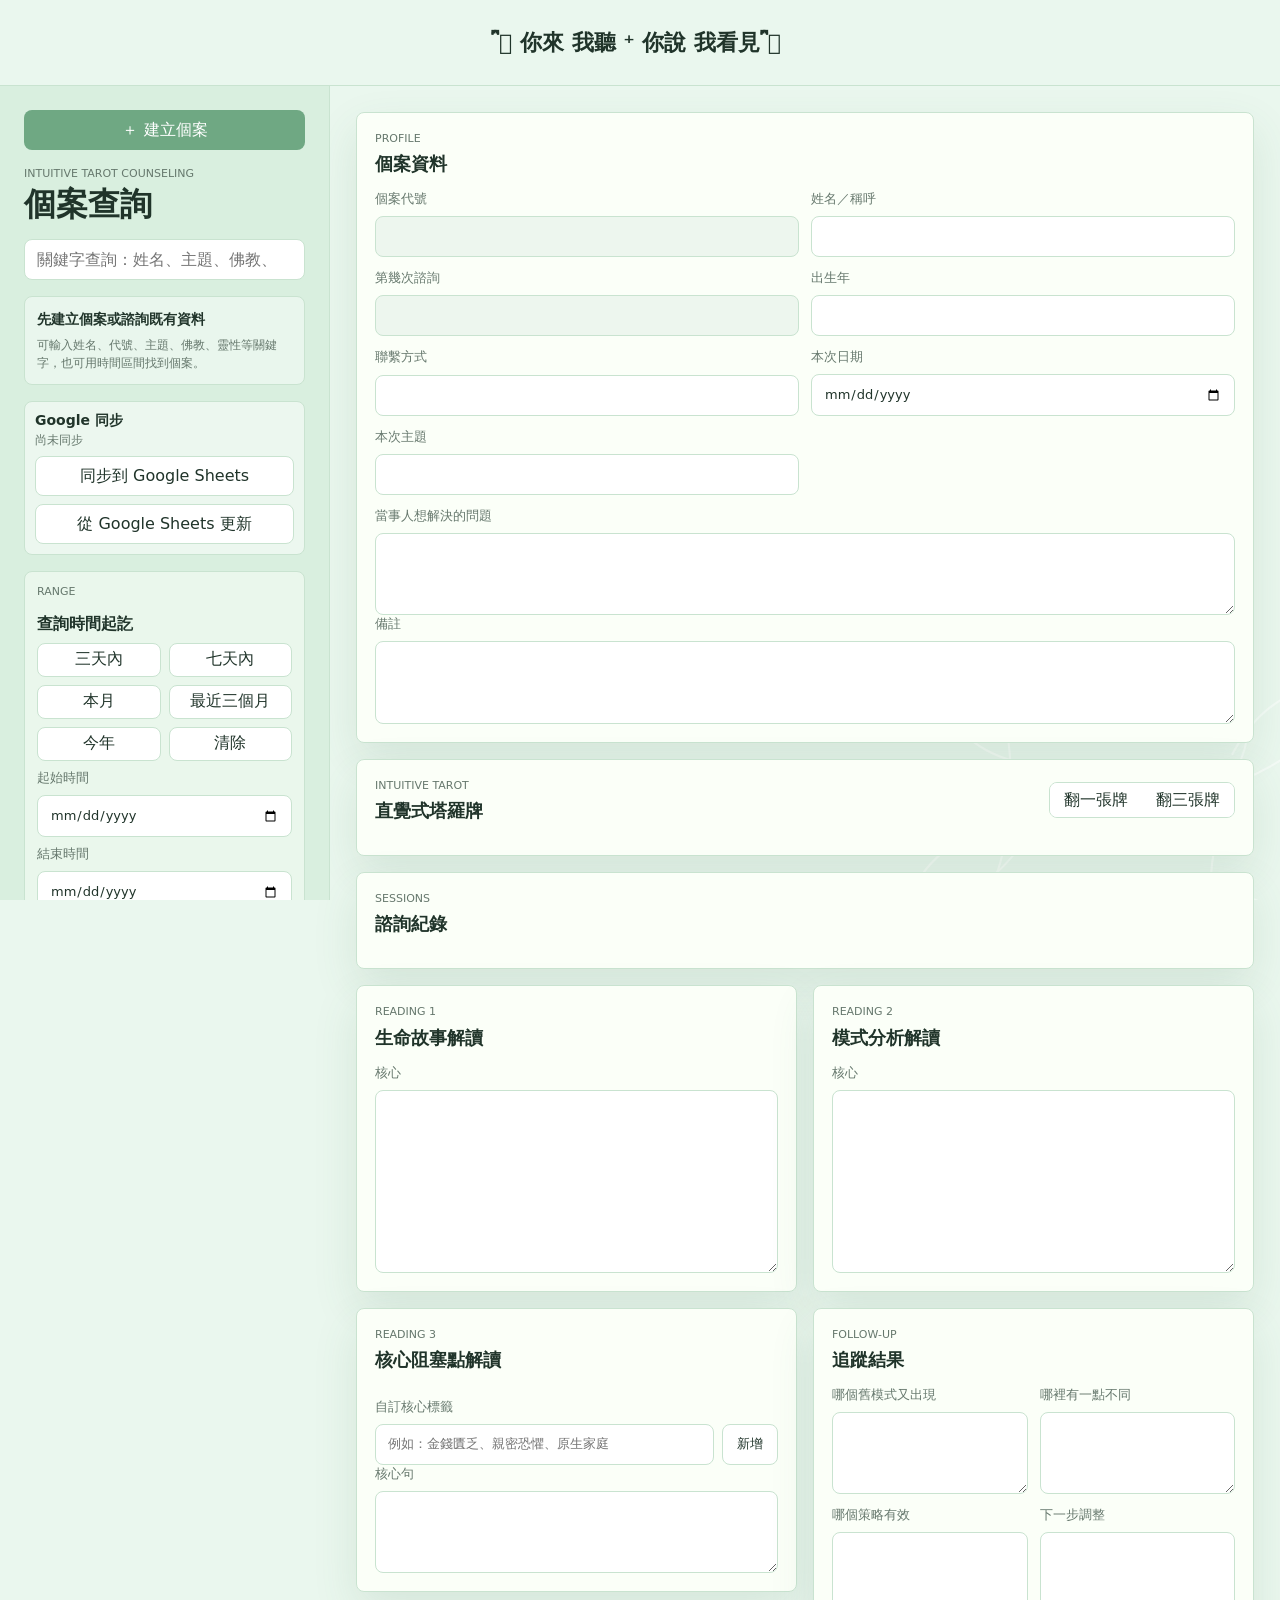
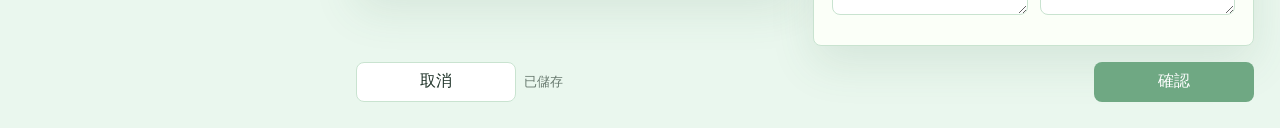
<file: index.html>
<!doctype html>
<html lang="zh-Hant">
  <head>
    <meta charset="UTF-8" />
    <meta name="viewport" content="width=device-width, initial-scale=1, viewport-fit=cover" />
    <meta name="theme-color" content="#eaf7ee" />
    <title>你來 我聽 你說 我看見</title>
    <link rel="icon" href="./icon.svg" type="image/svg+xml" />
    <link rel="manifest" href="./manifest.webmanifest?v=20260710-18" />
    <link rel="stylesheet" href="./styles.css?v=20260710-18" />
  </head>
  <body>
    <header class="global-header">
      <div class="global-title">𓊆ྀི 你來 我聽 ⁺ 你說 我看見 𓊇ྀི</div>
    </header>

    <div class="app-shell">
      <aside class="sidebar" aria-label="個案查詢">
        <button class="primary-button sidebar-new-client" id="headerNewClientButton" type="button" title="建立個案" aria-label="建立個案">
          <span aria-hidden="true">＋</span>
          建立個案
        </button>

        <div class="brand-block">
          <p class="eyebrow">Intuitive Tarot Counseling</p>
          <h1>個案查詢</h1>
        </div>

        <div class="query-row">
          <input id="keywordInput" type="search" placeholder="關鍵字查詢：姓名、主題、佛教、靈性..." />
        </div>

        <section class="sidebar-guide" id="sidebarGuide">
          <strong>先建立個案或諮詢既有資料</strong>
          <span>可用關鍵字或時間區間找到個案，點進去查看完整資料。</span>
          <button class="ghost-button compact" id="openSearchResultsButton" type="button" hidden>查看結果</button>
        </section>

        <section class="sync-box" aria-label="Google Sheets 同步">
          <div>
            <strong>Google 同步</strong>
            <span id="syncStatus">尚未同步</span>
          </div>
          <button class="ghost-button" id="pushSyncButton" type="button">同步到 Google Sheets</button>
          <button class="ghost-button" id="pullSyncButton" type="button">從 Google Sheets 更新</button>
        </section>

        <section class="sidebar-range" aria-label="時間區間查詢">
            <p class="eyebrow">Range</p>
            <h2>查詢時間起訖</h2>
            <div class="range-presets" aria-label="快速時間範圍">
              <button class="ghost-button compact" type="button" data-range-preset="3days">三天內</button>
              <button class="ghost-button compact" type="button" data-range-preset="7days">七天內</button>
              <button class="ghost-button compact" type="button" data-range-preset="thisMonth">本月</button>
              <button class="ghost-button compact" type="button" data-range-preset="3months">最近三個月</button>
              <button class="ghost-button compact" type="button" data-range-preset="thisYear">今年</button>
              <button class="ghost-button compact" type="button" data-range-preset="clear">清除</button>
            </div>
            <label>
              起始時間
              <input id="rangeStart" type="date" />
            </label>
            <label>
              結束時間
              <input id="rangeEnd" type="date" />
            </label>
            <button class="ghost-button compact" id="openRangeResultsButton" type="button">查詢時間</button>
        </section>

        <div class="client-list" id="clientList" hidden></div>

        <div class="sidebar-bottom">
          <button class="ghost-button" id="exportButton" type="button">匯出備份</button>
          <label class="ghost-button file-button">
            匯入備份
            <input id="importInput" type="file" accept="application/json" />
          </label>
          <details class="danger-zone" id="clientManagement" hidden>
            <summary>個案管理</summary>
            <button class="danger-button" id="deleteClientButton" type="button">刪除目前個案</button>
          </details>
        </div>
      </aside>

      <main class="workspace">
        <section class="work-grid" id="workGrid" hidden>
          <section class="panel client-panel">
            <div class="panel-head">
              <div>
                <p class="eyebrow">Profile</p>
                <h3>個案資料</h3>
              </div>
            </div>

            <div class="form-grid two">
              <label>
                個案代號
                <input id="clientCode" type="text" readonly />
              </label>
              <label>
                姓名／稱呼
                <input id="clientName" type="text" />
              </label>
              <label>
                第幾次諮詢
                <input id="sessionNumber" type="number" readonly />
              </label>
              <label>
                出生年
                <input id="birthYear" type="text" inputmode="numeric" />
              </label>
              <label>
                聯繫方式
                <input id="contactInfo" type="text" />
              </label>
              <label>
                本次日期
                <input id="sessionDate" type="date" />
              </label>
              <label>
                本次主題
                <input id="sessionTopic" type="text" />
              </label>
            </div>

            <label>
              當事人想解決的問題
              <textarea id="presentingIssue" rows="3"></textarea>
            </label>
            <label>
              備註
              <textarea id="clientNotes" rows="3"></textarea>
            </label>
          </section>

          <section class="panel tarot-panel">
            <div class="panel-head">
              <div>
                <p class="eyebrow">Intuitive Tarot</p>
                <h3>直覺式塔羅牌</h3>
              </div>
              <div class="segmented" role="group" aria-label="直覺式塔羅牌張數">
                <button id="spreadOneButton" type="button">翻一張牌</button>
                <button id="spreadThreeButton" type="button">翻三張牌</button>
              </div>
            </div>
            <div class="spread-grid" id="spreadGrid"></div>
          </section>

          <section class="panel session-panel">
            <div class="panel-head">
              <div>
                <p class="eyebrow">Sessions</p>
                <h3>諮詢紀錄</h3>
              </div>
            </div>
            <div class="session-list" id="sessionList"></div>
          </section>

          <section class="panel">
            <div class="panel-head">
              <div>
                <p class="eyebrow">Reading 1</p>
                <h3>生命故事解讀</h3>
              </div>
            </div>
            <label>
              核心
              <textarea id="lifeCore" rows="8"></textarea>
            </label>
          </section>

          <section class="panel">
            <div class="panel-head">
              <div>
                <p class="eyebrow">Reading 2</p>
                <h3>模式分析解讀</h3>
              </div>
            </div>
            <label>
              核心
              <textarea id="patternCore" rows="8"></textarea>
            </label>
          </section>

          <section class="panel">
            <div class="panel-head">
              <div>
                <p class="eyebrow">Reading 3</p>
                <h3>核心阻塞點解讀</h3>
              </div>
            </div>
            <div class="check-grid" id="blockGrid"></div>
            <label>
              自訂核心標籤
              <div class="inline-input-action">
                <input id="customBlockDraft" type="text" placeholder="例如：金錢匱乏、親密恐懼、原生家庭" />
                <button class="ghost-button" id="addCustomBlockButton" type="button">新增</button>
              </div>
              <input id="customBlocks" type="hidden" />
            </label>
            <label>
              核心句
              <textarea id="coreSentence" rows="3"></textarea>
            </label>
          </section>

          <section class="panel">
            <div class="panel-head">
              <div>
                <p class="eyebrow">Follow-up</p>
                <h3>追蹤結果</h3>
              </div>
            </div>
            <div class="form-grid two">
              <label>
                哪個舊模式又出現
                <textarea id="oldPattern" rows="3"></textarea>
              </label>
              <label>
                哪裡有一點不同
                <textarea id="difference" rows="3"></textarea>
              </label>
              <label>
                哪個策略有效
                <textarea id="worked" rows="3"></textarea>
              </label>
              <label>
                下一步調整
                <textarea id="nextAdjustment" rows="3"></textarea>
              </label>
            </div>
          </section>

          <section class="confirm-strip">
            <button class="ghost-button" id="cancelSessionButton" type="button">取消</button>
            <span class="save-status" id="saveStatus" role="status" aria-live="polite">已儲存</span>
            <button class="primary-button" id="confirmSessionButton" type="button">確認</button>
          </section>

          <section class="panel output-panel" id="summaryPanel" hidden>
            <div class="panel-head">
              <div>
                <p class="eyebrow">Summary</p>
                <h3>本次摘要</h3>
              </div>
            </div>
            <pre id="sessionSummary"></pre>
            <div class="summary-actions">
              <button class="icon-button copy-icon" id="copySummaryButton" type="button" aria-label="複製摘要" title="複製摘要">⧉</button>
            </div>
          </section>
        </section>

        <section class="record-review" id="recordReview" hidden>
          <section class="panel review-panel">
            <div class="panel-head">
              <div>
                <p class="eyebrow">Records</p>
                <h3 id="reviewTitle">諮詢紀錄摘要</h3>
              </div>
              <span class="count-pill" id="reviewCount"></span>
            </div>
            <div class="review-meta" id="reviewMeta"></div>
            <div class="review-profile" id="reviewProfile"></div>
            <div class="review-sections" id="reviewSections"></div>
            <div class="review-session-nav" id="reviewSessionNav"></div>
            <div class="review-actions">
              <button class="danger-button" id="deleteReviewClientButton" type="button">刪除個案</button>
              <button class="danger-button" id="deleteReviewSessionButton" type="button">刪除本次諮詢</button>
              <button class="ghost-button" id="backToSearchButton" type="button">返回查詢</button>
              <button class="primary-button" id="newSessionFromReviewButton" type="button">新增諮詢</button>
            </div>
          </section>
        </section>
      </main>
    </div>

    <div class="modal-backdrop" id="clientModal" hidden>
      <form class="modal" id="clientForm" aria-label="建立個案">
        <div class="modal-head">
          <div>
            <p class="eyebrow">New Client</p>
            <h2>建立個案</h2>
          </div>
          <button class="icon-button" id="closeClientModalButton" type="button" aria-label="關閉">×</button>
        </div>

        <div class="form-grid two">
          <label>
            姓名／稱呼
            <input id="modalClientName" type="text" autocomplete="off" />
          </label>
          <label>
            聯繫方式
            <input id="modalContactInfo" type="text" autocomplete="off" />
          </label>
          <label>
            出生年
            <input id="modalBirthYear" type="text" inputmode="numeric" autocomplete="off" />
          </label>
        </div>

        <label>
          備註
          <textarea id="modalClientNotes" rows="3"></textarea>
        </label>

        <div class="modal-actions">
          <button class="ghost-button" id="cancelClientModalButton" type="button">取消</button>
          <button class="primary-button" type="submit">確認</button>
        </div>
      </form>
    </div>

    <div class="results-backdrop" id="searchResultsModal" hidden>
      <section class="results-panel" role="dialog" aria-modal="true" aria-labelledby="resultsTitle">
        <div class="results-head">
          <div>
            <p class="eyebrow">Search Results</p>
            <h2 id="resultsTitle">搜尋結果</h2>
          </div>
          <button class="icon-button" id="closeSearchResultsButton" type="button" aria-label="關閉">×</button>
        </div>
        <div class="results-toolbar">
          <span id="resultsCountText"></span>
          <span>排序：最近諮詢在前</span>
        </div>
        <div class="results-list" id="searchResultsList"></div>
      </section>
    </div>

    <div class="toast" id="toast" role="status" aria-live="polite"></div>
    <script src="./app.js?v=20260710-18"></script>
  </body>
</html>
</file>
<file: styles.css>
:root {
  color-scheme: light;
  --paper: #eaf7ee;
  --side: #d9efdf;
  --surface: #fbfff8;
  --surface-strong: #ffffff;
  --ink: #20342a;
  --muted: #66786d;
  --line: #c9e3d0;
  --olive: #6fa883;
  --blue: #80aeb6;
  --gold: #d8bf7b;
  --danger: #8f352f;
  --shadow: 0 18px 45px rgba(62, 117, 83, 0.12);
  font-family: "PingFang TC", "Noto Sans TC", "Microsoft JhengHei", system-ui, sans-serif;
}

* {
  box-sizing: border-box;
}

body {
  margin: 0;
  min-height: 100vh;
  background: var(--paper);
  color: var(--ink);
}

body::before {
  content: "";
  position: fixed;
  inset: 0;
  z-index: 0;
  pointer-events: none;
  background-image: url("data:image/svg+xml,%3Csvg width='720' height='720' viewBox='0 0 720 720' xmlns='http://www.w3.org/2000/svg'%3E%3Cg fill='none' stroke='%23ffffff' stroke-width='3' stroke-linecap='round' stroke-linejoin='round' opacity='.46'%3E%3Cpath d='M92 612 C172 522 197 398 172 270 C159 203 183 138 244 92'/%3E%3Cpath d='M186 334 C126 318 90 279 72 221 C134 221 178 250 206 304'/%3E%3Cpath d='M178 430 C111 430 66 464 37 528 C102 532 157 506 195 450'/%3E%3Cpath d='M214 222 C250 158 306 121 382 111 C364 184 319 235 244 264'/%3E%3Cpath d='M486 650 C445 561 448 458 496 342 C524 275 519 201 472 134'/%3E%3Cpath d='M500 360 C565 336 614 291 647 225 C574 225 522 260 488 324'/%3E%3Cpath d='M466 512 C532 519 584 557 623 626 C554 633 501 601 459 539'/%3E%3Cpath d='M455 232 C398 196 360 145 339 78 C410 91 462 130 499 194'/%3E%3C/g%3E%3C/svg%3E");
  background-position: right -120px bottom -140px, left -160px top 180px;
  background-repeat: no-repeat;
  background-size: 520px 520px;
}

.global-header,
.app-shell,
.toast,
.modal-backdrop {
  position: relative;
}

.app-shell,
.toast,
.modal-backdrop {
  z-index: 1;
}

button,
input,
textarea {
  font: inherit;
}

button {
  cursor: pointer;
}

.app-shell {
  display: grid;
  grid-template-columns: 330px minmax(0, 1fr);
  min-height: calc(100vh - 86px);
}

.global-header {
  position: sticky;
  top: 0;
  z-index: 10;
  display: grid;
  justify-items: center;
  align-items: center;
  gap: 10px;
  min-height: 86px;
  padding: 18px 24px;
  border-bottom: 1px solid var(--line);
  background: rgba(234, 247, 238, 0.96);
  backdrop-filter: blur(10px);
}

.global-title {
  max-width: 100%;
  overflow-wrap: anywhere;
  color: var(--ink);
  font-size: 22px;
  font-weight: 700;
  line-height: 1.25;
  text-align: center;
  letter-spacing: 0;
}

.sidebar-new-client {
  display: inline-flex;
  align-items: center;
  justify-content: center;
  gap: 6px;
  width: 100%;
}

.sidebar {
  position: sticky;
  top: 86px;
  height: calc(100vh - 86px);
  display: flex;
  flex-direction: column;
  gap: 16px;
  overflow-y: auto;
  padding: 24px;
  border-right: 1px solid var(--line);
  background: var(--side);
}

.brand-block h1,
.panel h3,
.sidebar-range h2 {
  margin: 0;
  letter-spacing: 0;
}

.brand-block h1 {
  font-size: 32px;
  line-height: 1.1;
}

.eyebrow {
  margin: 0 0 6px;
  color: var(--muted);
  font-size: 11px;
  line-height: 1.4;
  letter-spacing: 0;
  text-transform: uppercase;
}

.primary-button,
.ghost-button,
.danger-button,
.segmented button {
  min-height: 40px;
  border: 1px solid transparent;
  border-radius: 8px;
  padding: 0 14px;
  background: var(--surface-strong);
  color: var(--ink);
}

.primary-button {
  background: var(--olive);
  color: white;
}

.ghost-button {
  border-color: var(--line);
}

.danger-button {
  border-color: #dfb9b3;
  background: #fff7f4;
  color: var(--danger);
}

.icon-button {
  width: 36px;
  height: 36px;
  border: 1px solid var(--line);
  border-radius: 8px;
  background: var(--surface-strong);
  color: var(--ink);
  font-size: 22px;
  line-height: 1;
}

.compact {
  min-height: 34px;
}

.query-row {
  display: grid;
  gap: 8px;
}

.inline-input-action {
  display: grid;
  grid-template-columns: minmax(0, 1fr) auto;
  gap: 8px;
}

.sidebar-guide {
  display: grid;
  gap: 6px;
  border: 1px solid var(--line);
  border-radius: 8px;
  background: rgba(255, 255, 255, 0.42);
  padding: 12px;
}

.sidebar-guide strong,
.sidebar-guide span {
  display: block;
  line-height: 1.5;
}

.sidebar-guide strong {
  color: var(--ink);
  font-size: 14px;
}

.sidebar-guide span {
  color: var(--muted);
  font-size: 12px;
}

.sidebar-guide .ghost-button {
  justify-self: start;
  margin-top: 4px;
}

.sidebar-guide.is-active {
  border-color: var(--olive);
  background: rgba(251, 255, 248, 0.78);
}

.sidebar-guide.is-empty {
  border-color: #dfb9b3;
  background: #fff7f4;
}

input,
textarea {
  width: 100%;
  border: 1px solid var(--line);
  border-radius: 8px;
  background: var(--surface-strong);
  color: var(--ink);
  padding: 10px 12px;
  outline: none;
}

textarea {
  resize: vertical;
  line-height: 1.55;
}

input:focus,
textarea:focus {
  border-color: var(--blue);
  box-shadow: 0 0 0 3px rgba(66, 95, 115, 0.14);
}

input[readonly] {
  background: #edf6ee;
  color: var(--muted);
}

label {
  display: grid;
  gap: 7px;
  color: var(--muted);
  font-size: 13px;
  line-height: 1.45;
}

.client-list,
.range-results,
.session-list {
  display: grid;
  gap: 8px;
  overflow: auto;
}

.client-list {
  max-height: 220px;
}

.client-list[hidden] {
  display: none;
}

.client-item,
.range-item,
.session-item {
  width: 100%;
  text-align: left;
  border: 1px solid var(--line);
  border-radius: 8px;
  background: rgba(251, 255, 248, 0.82);
  padding: 12px;
}

.client-item {
  display: grid;
  gap: 10px;
}

.client-item-actions {
  display: flex;
  gap: 8px;
  flex-wrap: wrap;
}

.client-item.active,
.session-item.active {
  border-color: var(--olive);
  background: var(--surface-strong);
  box-shadow: 0 0 0 3px rgba(63, 73, 53, 0.12);
}

.client-item strong,
.range-item strong,
.session-item strong,
.client-item span,
.range-item span,
.session-item span {
  display: block;
  line-height: 1.45;
}

.client-item span,
.range-item span,
.session-item span {
  margin-top: 3px;
  color: var(--muted);
  font-size: 12px;
}

.sidebar-bottom {
  margin-top: auto;
  display: grid;
  gap: 8px;
}

.sidebar-bottom .ghost-button,
.sidebar-bottom .file-button {
  font-size: 14px;
}

.sync-box {
  display: grid;
  gap: 8px;
  border: 1px solid var(--line);
  border-radius: 8px;
  background: rgba(255, 255, 255, 0.5);
  padding: 10px;
}

.sync-box div {
  display: grid;
  gap: 2px;
}

.sync-box strong {
  font-size: 14px;
}

.sync-box span {
  color: var(--muted);
  font-size: 12px;
  line-height: 1.4;
}

.danger-zone {
  border-top: 1px solid var(--line);
  padding-top: 10px;
}

.danger-zone summary {
  cursor: pointer;
  color: var(--muted);
  font-size: 13px;
  line-height: 1.45;
}

.danger-zone .danger-button {
  width: 100%;
  margin-top: 8px;
}

.sidebar-range {
  display: grid;
  gap: 8px;
  border: 1px solid var(--line);
  border-radius: 8px;
  background: rgba(251, 255, 248, 0.48);
  padding: 12px;
}

.sidebar-range h2 {
  font-size: 16px;
}

.range-presets {
  display: grid;
  grid-template-columns: repeat(2, minmax(0, 1fr));
  gap: 8px;
}

.range-presets .ghost-button {
  padding: 0 8px;
}

.range-results {
  max-height: 260px;
}

.range-item {
  display: grid;
  gap: 4px;
}

.range-item em {
  display: block;
  color: var(--ink);
  font-style: normal;
  font-size: 13px;
  line-height: 1.45;
}

.file-button {
  display: inline-flex;
  align-items: center;
  justify-content: center;
}

.file-button input {
  display: none;
}

.workspace {
  min-width: 0;
  padding: 26px;
}

.work-grid {
  display: grid;
  grid-template-columns: repeat(2, minmax(0, 1fr));
  gap: 16px;
  align-items: start;
}

.panel {
  border: 1px solid var(--line);
  border-radius: 8px;
  background: var(--surface);
  box-shadow: var(--shadow);
  padding: 18px;
}

.client-panel,
.session-panel,
.tarot-panel,
.confirm-strip,
.output-panel,
.review-panel {
  grid-column: 1 / -1;
}

.confirm-strip {
  display: flex;
  justify-content: flex-end;
  align-items: center;
  gap: 8px;
}

.save-status {
  margin-right: auto;
  color: var(--muted);
  font-size: 13px;
}

.confirm-strip .primary-button,
.confirm-strip .ghost-button {
  min-width: 160px;
}

.panel-head {
  display: flex;
  justify-content: space-between;
  align-items: center;
  gap: 12px;
  margin-bottom: 14px;
}

.panel h3 {
  font-size: 18px;
}

.count-pill {
  display: inline-flex;
  align-items: center;
  min-height: 28px;
  border-radius: 999px;
  padding: 0 10px;
  background: rgba(128, 174, 182, 0.15);
  color: var(--blue);
  font-size: 12px;
}

.record-review {
  display: grid;
  gap: 16px;
}

.record-review[hidden] {
  display: none;
}

.review-meta {
  display: flex;
  gap: 8px;
  flex-wrap: wrap;
  margin-bottom: 14px;
}

.review-meta span {
  min-height: 30px;
  border: 1px solid var(--line);
  border-radius: 999px;
  background: var(--surface-strong);
  padding: 5px 10px;
  color: var(--muted);
  font-size: 12px;
}

.review-sections {
  display: grid;
  gap: 10px;
}

.review-section {
  border: 1px solid var(--line);
  border-radius: 8px;
  background: var(--surface-strong);
  padding: 12px;
}

.review-section h4 {
  margin: 0 0 8px;
  color: var(--ink);
  font-size: 14px;
}

.review-section p {
  margin: 0;
  color: var(--muted);
  line-height: 1.65;
}

.review-session-nav {
  display: flex;
  gap: 8px;
  flex-wrap: wrap;
  justify-content: flex-end;
  margin-top: 14px;
}

.review-session-nav button.active {
  border-color: var(--olive);
  background: var(--olive);
  color: white;
}

.review-actions {
  position: sticky;
  bottom: 0;
  display: flex;
  justify-content: flex-end;
  gap: 8px;
  margin-top: 16px;
  border-top: 1px solid var(--line);
  background: linear-gradient(rgba(251, 255, 248, 0.88), var(--surface));
  padding-top: 14px;
}

.review-actions .ghost-button,
.review-actions .primary-button,
.review-actions .danger-button {
  min-width: 150px;
}

.review-profile {
  display: grid;
  grid-template-columns: repeat(2, minmax(0, 1fr));
  gap: 10px;
  margin-bottom: 14px;
}

.review-profile div {
  border: 1px solid var(--line);
  border-radius: 8px;
  background: var(--surface-strong);
  padding: 10px 12px;
}

.review-profile strong,
.review-profile span {
  display: block;
}

.review-profile strong {
  color: var(--muted);
  font-size: 12px;
  font-weight: 500;
  line-height: 1.4;
}

.review-profile span {
  margin-top: 4px;
  color: var(--ink);
  line-height: 1.55;
  word-break: break-word;
}

.form-grid {
  display: grid;
  gap: 12px;
  margin-bottom: 12px;
}

.form-grid.two {
  grid-template-columns: repeat(2, minmax(0, 1fr));
}

.session-list {
  grid-template-columns: repeat(auto-fit, minmax(150px, 1fr));
  max-height: 180px;
}

.segmented {
  display: inline-flex;
  border: 1px solid var(--line);
  border-radius: 8px;
  overflow: hidden;
  background: var(--surface-strong);
}

.segmented button {
  border: 0;
  border-radius: 0;
  min-height: 34px;
}

.segmented button.active {
  background: var(--blue);
  color: white;
}

.work-grid.is-readonly input,
.work-grid.is-readonly textarea {
  background: #f5f8f1;
  color: var(--muted);
  cursor: default;
}

.work-grid.is-readonly .check-tile {
  opacity: 0.62;
  cursor: not-allowed;
}

.work-grid.is-readonly button:disabled {
  opacity: 0.55;
  cursor: not-allowed;
}

.spread-grid {
  display: grid;
  grid-template-columns: 1fr;
  gap: 10px;
}

.card-slot {
  display: grid;
  grid-template-columns: 96px minmax(180px, 0.7fr) minmax(260px, 1.3fr);
  align-items: end;
  gap: 12px;
  border: 1px solid var(--line);
  border-radius: 8px;
  background: var(--surface-strong);
  padding: 12px;
}

.card-slot h4 {
  margin: 0 0 11px;
  font-size: 14px;
}

.card-name-action {
  display: grid;
  grid-template-columns: minmax(0, 1fr) auto auto;
  gap: 8px;
}

.mini-grid,
.check-grid {
  display: grid;
  gap: 8px;
}

.check-grid {
  grid-template-columns: repeat(2, minmax(0, 1fr));
  margin-bottom: 12px;
}

.check-tile {
  display: flex;
  align-items: center;
  gap: 8px;
  min-height: 40px;
  border: 1px solid var(--line);
  border-radius: 8px;
  background: var(--surface-strong);
  padding: 8px 10px;
  color: var(--ink);
}

.check-tile input {
  width: 16px;
  height: 16px;
  accent-color: var(--olive);
}

.output-panel pre {
  min-height: 180px;
  margin: 0;
  border: 1px solid var(--line);
  border-radius: 8px;
  background: #f4fbf2;
  padding: 14px;
  color: #27382e;
  line-height: 1.65;
  white-space: pre-wrap;
  word-break: break-word;
}

.summary-actions {
  display: flex;
  justify-content: flex-end;
  margin-top: 12px;
}

.copy-icon {
  font-size: 20px;
}

.toast {
  position: fixed;
  left: 50%;
  bottom: 20px;
  transform: translateX(-50%) translateY(20px);
  opacity: 0;
  pointer-events: none;
  border-radius: 8px;
  background: #25211d;
  color: white;
  padding: 10px 14px;
  box-shadow: var(--shadow);
  transition: opacity 0.2s ease, transform 0.2s ease;
}

.toast.show {
  opacity: 1;
  transform: translateX(-50%) translateY(0);
}

.modal-backdrop {
  position: fixed;
  inset: 0;
  z-index: 20;
  display: grid;
  place-items: center;
  background: rgba(38, 35, 32, 0.42);
  padding: 20px;
}

.modal-backdrop[hidden] {
  display: none;
}

.results-backdrop {
  position: fixed;
  inset: 0;
  z-index: 25;
  display: grid;
  place-items: center;
  background: rgba(32, 52, 42, 0.28);
  padding: 24px;
}

.results-backdrop[hidden] {
  display: none;
}

.results-panel {
  width: min(980px, 100%);
  max-height: min(820px, calc(100vh - 48px));
  display: grid;
  grid-template-rows: auto auto minmax(0, 1fr);
  border: 1px solid var(--line);
  border-radius: 8px;
  background: var(--surface);
  box-shadow: 0 28px 80px rgba(38, 35, 32, 0.24);
  padding: 20px;
}

.results-head,
.results-toolbar {
  display: flex;
  justify-content: space-between;
  align-items: flex-start;
  gap: 12px;
}

.results-head {
  margin-bottom: 14px;
}

.results-head h2 {
  margin: 0;
  font-size: 22px;
}

.results-toolbar {
  align-items: center;
  border-top: 1px solid var(--line);
  border-bottom: 1px solid var(--line);
  padding: 10px 0;
  color: var(--muted);
  font-size: 13px;
}

.results-toolbar label {
  display: flex;
  align-items: center;
  gap: 8px;
}

select {
  border: 1px solid var(--line);
  border-radius: 8px;
  background: var(--surface-strong);
  color: var(--ink);
  padding: 8px 10px;
}

.results-list {
  display: grid;
  gap: 10px;
  overflow: auto;
  padding-top: 14px;
}

.result-card {
  display: grid;
  grid-template-columns: minmax(0, 1fr) auto;
  gap: 12px;
  border: 1px solid var(--line);
  border-radius: 8px;
  background: rgba(251, 255, 248, 0.88);
  padding: 14px;
  text-align: left;
}

.result-card.has-hit {
  border-color: var(--gold);
  background: #fff9e8;
  box-shadow: 0 0 0 3px rgba(216, 191, 123, 0.18);
}

.result-main,
.result-meta {
  display: grid;
  gap: 5px;
}

.result-title {
  color: var(--ink);
  font-size: 17px;
  font-weight: 700;
}

.result-meta {
  color: var(--muted);
  font-size: 12px;
  line-height: 1.45;
}

.result-hit {
  margin-top: 6px;
  border-left: 3px solid var(--gold);
  background: rgba(216, 191, 123, 0.14);
  padding: 8px 10px;
  color: var(--ink);
  font-size: 13px;
  line-height: 1.55;
}

.result-hit mark {
  border-radius: 4px;
  background: #f3dc88;
  color: var(--ink);
  padding: 0 2px;
}

.result-actions {
  display: flex;
  align-items: start;
  gap: 8px;
}

.modal {
  width: min(720px, 100%);
  max-height: min(760px, calc(100vh - 40px));
  overflow: auto;
  border: 1px solid var(--line);
  border-radius: 8px;
  background: var(--surface);
  box-shadow: 0 28px 80px rgba(38, 35, 32, 0.24);
  padding: 20px;
}

.modal-head {
  display: flex;
  justify-content: space-between;
  align-items: flex-start;
  gap: 12px;
  margin-bottom: 16px;
}

.modal-head h2 {
  margin: 0;
  font-size: 22px;
  letter-spacing: 0;
}

.modal-actions {
  display: flex;
  justify-content: flex-end;
  gap: 8px;
  margin-top: 16px;
}

@media (max-width: 980px) {
  .app-shell {
    grid-template-columns: 1fr;
  }

  .sidebar {
    position: relative;
    height: auto;
    border-right: 0;
    border-bottom: 1px solid var(--line);
  }

  .work-grid {
    grid-template-columns: 1fr;
  }
}

@media (max-width: 640px) {
  .global-header {
    justify-items: stretch;
    padding: 12px 18px;
  }

  .global-title {
    font-size: 17px;
    white-space: nowrap;
  }

  .workspace,
  .sidebar {
    padding: 18px;
  }

  .panel-head {
    align-items: stretch;
    flex-direction: column;
  }

  .query-row,
  .inline-input-action,
  .form-grid.two,
  .spread-grid,
  .card-slot,
  .check-grid,
  .modal-actions,
  .review-actions {
    grid-template-columns: 1fr;
  }

  .modal-actions,
  .review-actions {
    display: grid;
  }

  .results-backdrop {
    align-items: stretch;
    padding: 12px;
  }

  .results-panel {
    max-height: calc(100vh - 24px);
  }

  .results-head,
  .results-toolbar,
  .result-card,
  .result-actions {
    display: grid;
  }

  .brand-block h1 {
    font-size: 28px;
  }
}
</file>
